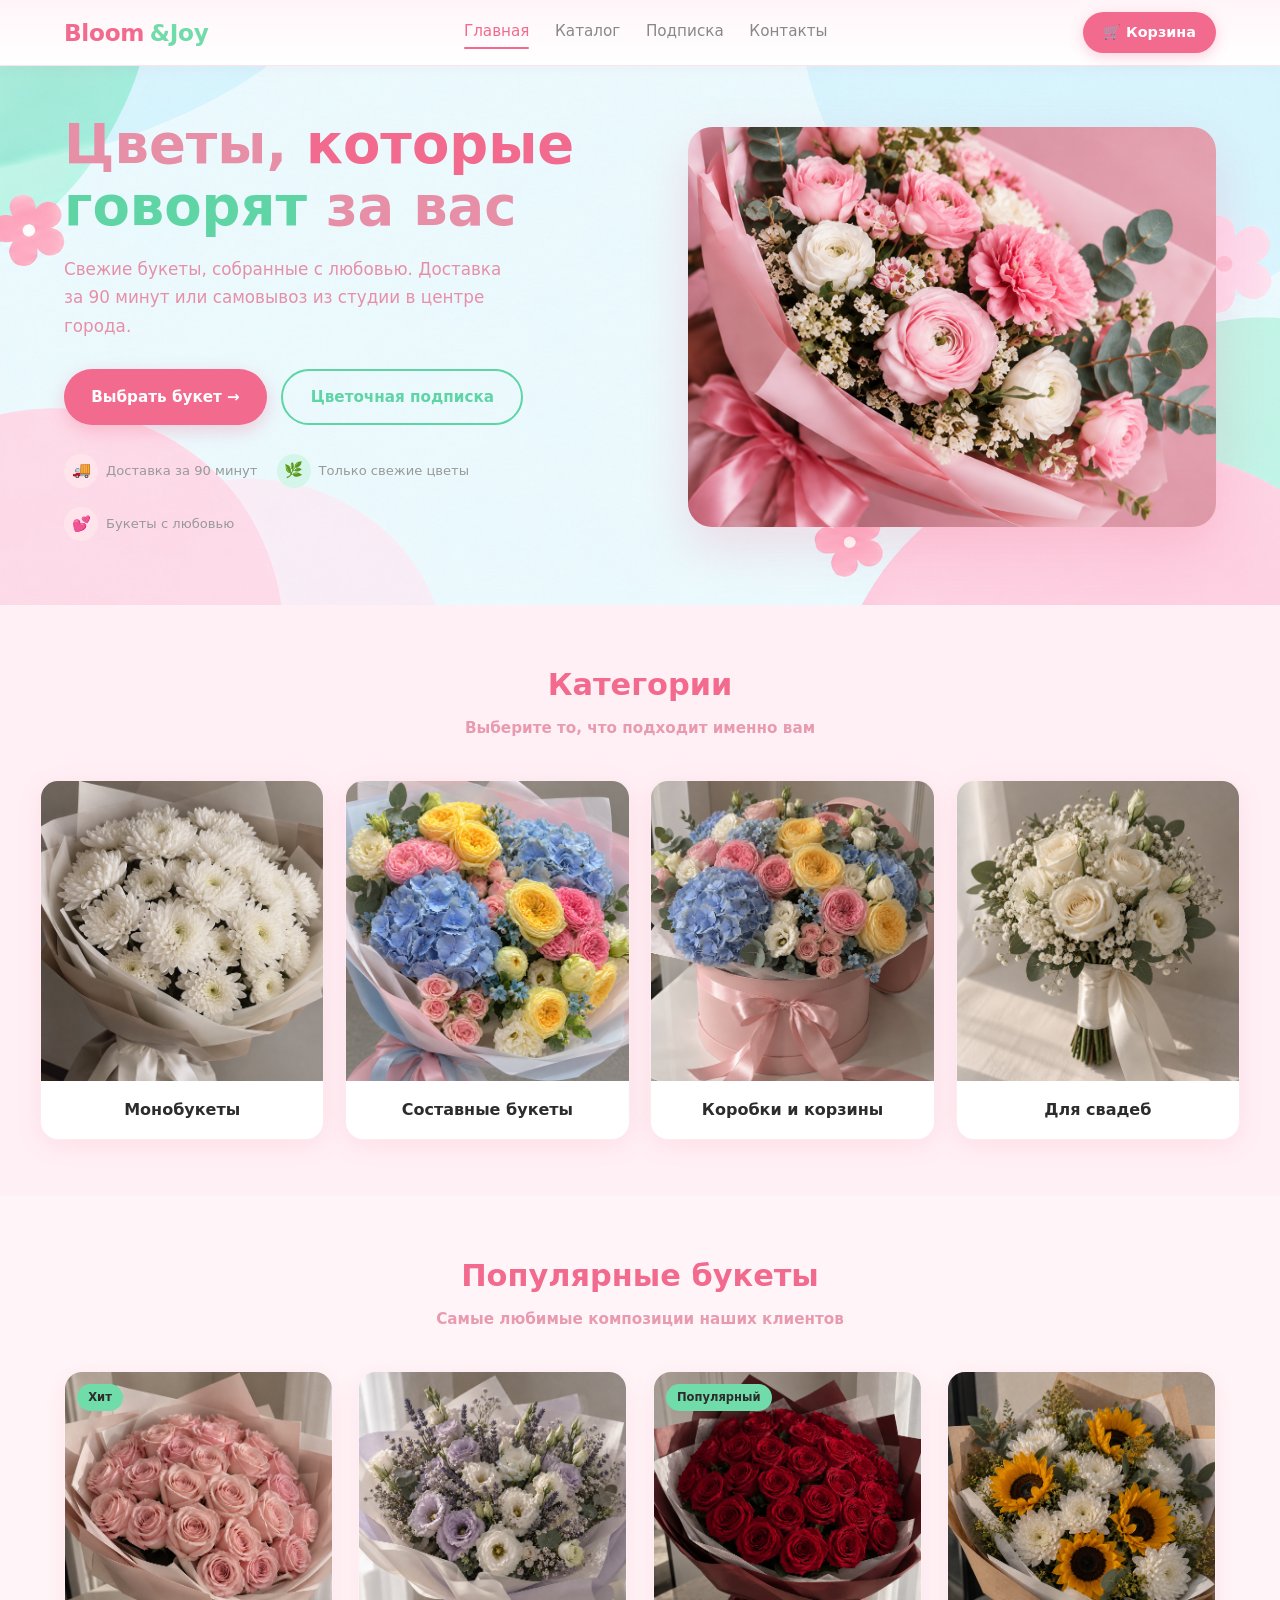
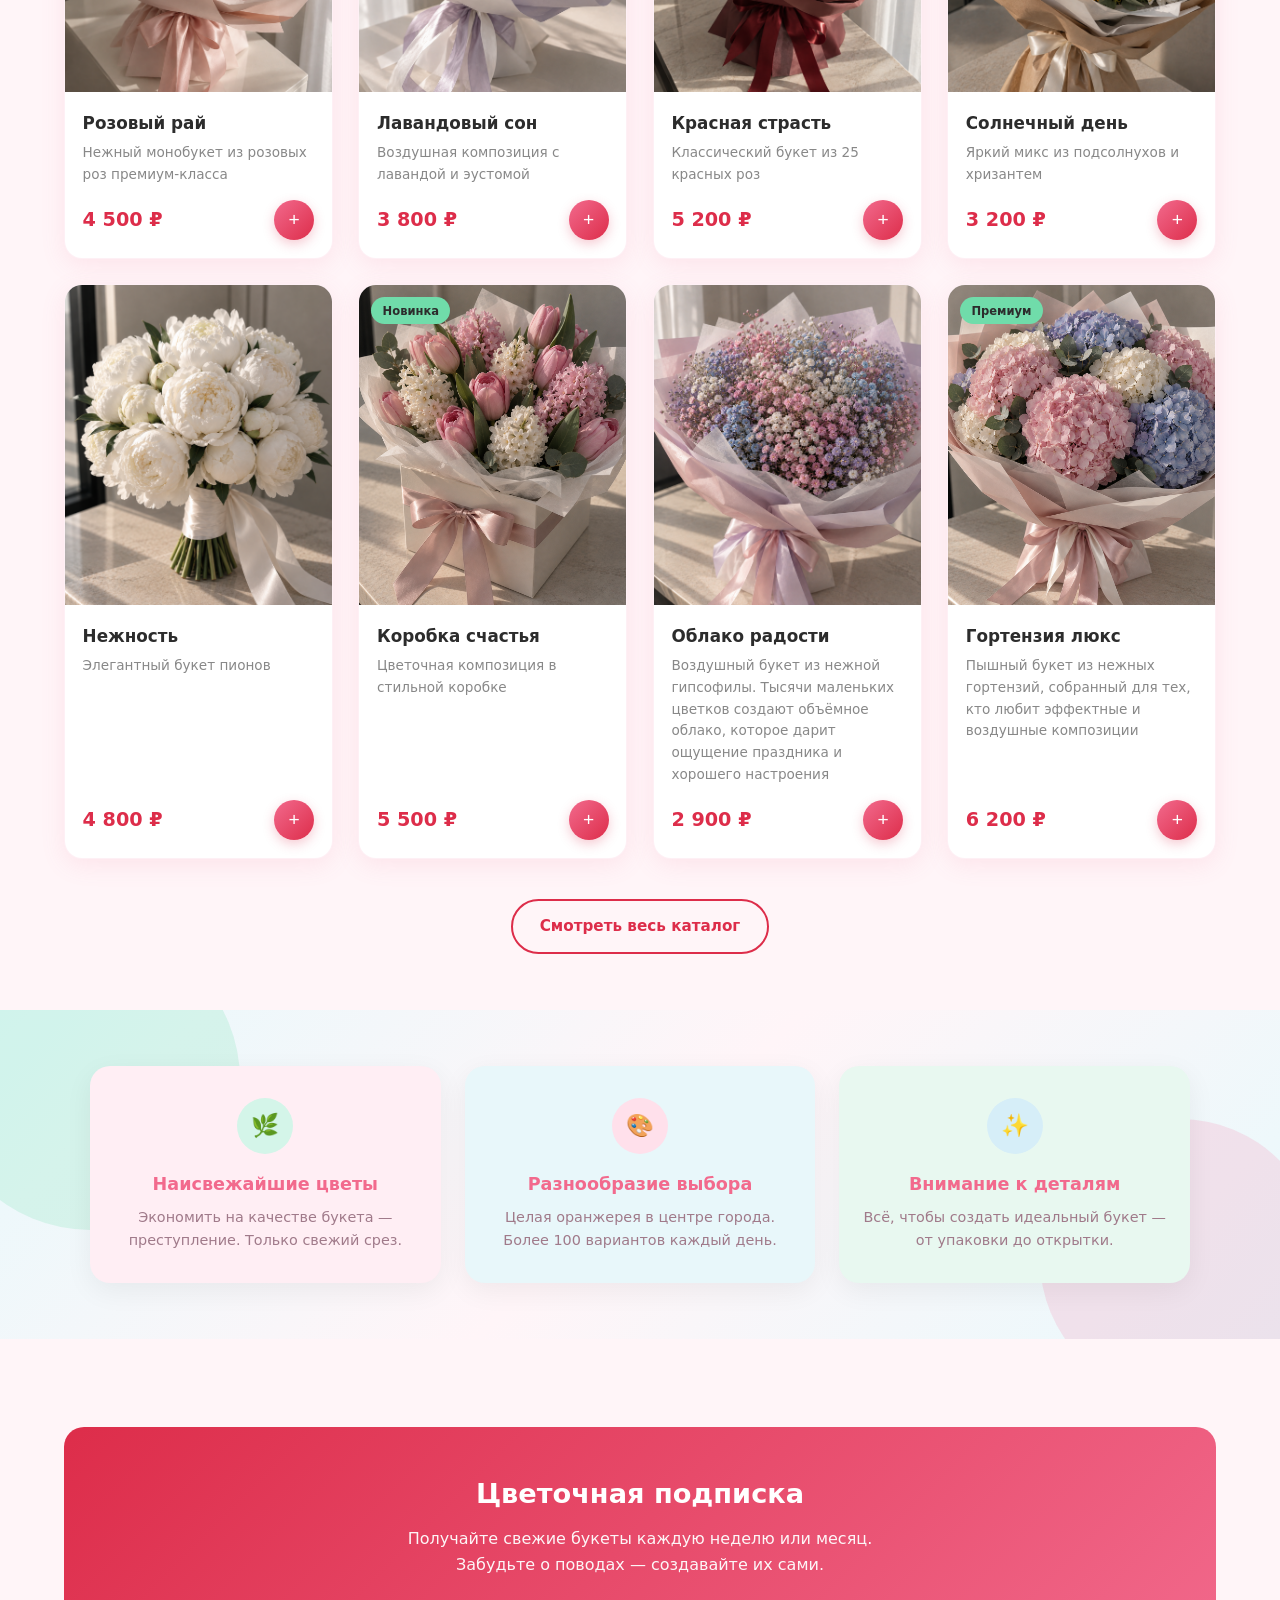
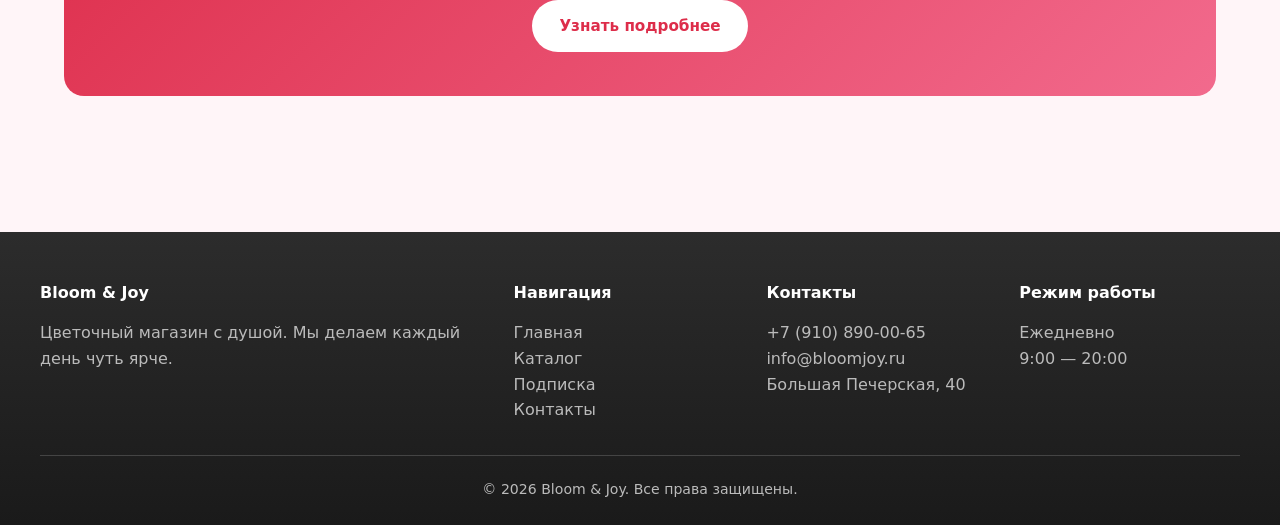
<file: index.html>
<!DOCTYPE html>
<html lang="ru">
<head>
  <meta charset="UTF-8">
  <meta name="viewport" content="width=device-width, initial-scale=1.0">
  <title>Bloom & Joy — Цветочный магазин</title>
  <link rel="stylesheet" href="css/styles.css">
</head>
<body>
  <header class="header">
    <div class="header-inner">
      <a href="index.html" class="logo">Bloom<span>&amp;Joy</span></a>
      <nav class="nav">
        <a href="index.html" class="active">Главная</a>
        <a href="catalog.html">Каталог</a>
        <a href="subscription.html">Подписка</a>
        <a href="contacts.html">Контакты</a>
      </nav>
      <div style="display:flex;align-items:center;gap:1rem">
        <a href="cart.html" class="cart-btn">
          🛒 Корзина
          <span class="cart-count" style="display:none">0</span>
        </a>
        <button class="menu-toggle" aria-label="Меню">☰</button>
      </div>
    </div>
  </header>

  <div class="hero-wrap">
    <section class="hero">
      <div class="hero-content">
        <h1><span class="pink-soft">Цветы,</span> <span class="pink">которые</span><br><span class="mint">говорят</span> <span class="pink-soft">за вас</span></h1>
        <p>Свежие букеты, собранные с любовью. Доставка за 90 минут или самовывоз из студии в центре города.</p>
        <div class="hero-buttons">
          <a href="catalog.html" class="btn btn-primary">Выбрать букет →</a>
          <a href="subscription.html" class="btn btn-secondary">Цветочная подписка</a>
        </div>
        <div class="hero-features">
          <div class="hero-feat">
            <div class="hero-feat-icon pink">🚚</div>
            <span>Доставка за 90 минут</span>
          </div>
          <div class="hero-feat">
            <div class="hero-feat-icon mint">🌿</div>
            <span>Только свежие цветы</span>
          </div>
          <div class="hero-feat">
            <div class="hero-feat-icon rose">💕</div>
            <span>Букеты с любовью</span>
          </div>
        </div>
      </div>
      <div class="hero-image">
        <img src="img/hero.png" alt="Букет цветов">
      </div>
    </section>
  </div>

  <section class="section-pink">
    <div class="section-inner">
    <div class="section-title">
      <h2 class="cat-title">Категории</h2>
      <h3 class="cat-subtitle">Выберите то, что подходит именно вам</h3>
    </div>
    <div class="categories">
      <a href="catalog.html?filter=mono" class="category-card">
        <img src="img/mono.png" alt="Монобукеты">
        <h3>Монобукеты</h3>
      </a>
      <a href="catalog.html?filter=mixed" class="category-card">
        <img src="img/mixed.png" alt="Составные">
        <h3>Составные букеты</h3>
      </a>
      <a href="catalog.html?filter=box" class="category-card">
        <img src="img/box.png" alt="Коробки">
        <h3>Коробки и корзины</h3>
      </a>
      <a href="catalog.html?filter=wedding" class="category-card">
        <img src="img/wedding.png" alt="Свадьба">
        <h3>Для свадеб</h3>
      </a>
    </div>
    </div>
  </section>

  <section class="section">
    <div class="section-title">
      <h2 class="cat-title">Популярные букеты</h2>
      <h3 class="cat-subtitle">Самые любимые композиции наших клиентов</h3>
    </div>
    <div class="products-grid" id="products-grid"></div>
    <div style="text-align:center;margin-top:2.5rem">
      <a href="catalog.html" class="btn btn-outline">Смотреть весь каталог</a>
    </div>
  </section>

  <section class="features-wrap">
    <div class="features">
      <div class="feature feature-pink">
        <div class="feature-icon">🌿</div>
        <h3>Наисвежайшие цветы</h3>
        <p>Экономить на качестве букета — преступление. Только свежий срез.</p>
      </div>
      <div class="feature feature-cyan">
        <div class="feature-icon">🎨</div>
        <h3>Разнообразие выбора</h3>
        <p>Целая оранжерея в центре города. Более 100 вариантов каждый день.</p>
      </div>
      <div class="feature feature-mint">
        <div class="feature-icon">✨</div>
        <h3>Внимание к деталям</h3>
        <p>Всё, чтобы создать идеальный букет — от упаковки до открытки.</p>
      </div>
    </div>
  </section>

  <section class="section">
    <div class="sub-banner">
      <h2>Цветочная подписка</h2>
      <p>Получайте свежие букеты каждую неделю или месяц. Забудьте о поводах — создавайте их сами.</p>
      <a href="subscription.html" class="btn" style="background:white;color:var(--raspberry)">Узнать подробнее</a>
    </div>
  </section>

  <div id="footer-placeholder"></div>

  <script src="js/data.js"></script>
  <script src="js/script.js"></script>
</body>
</html>
</file>
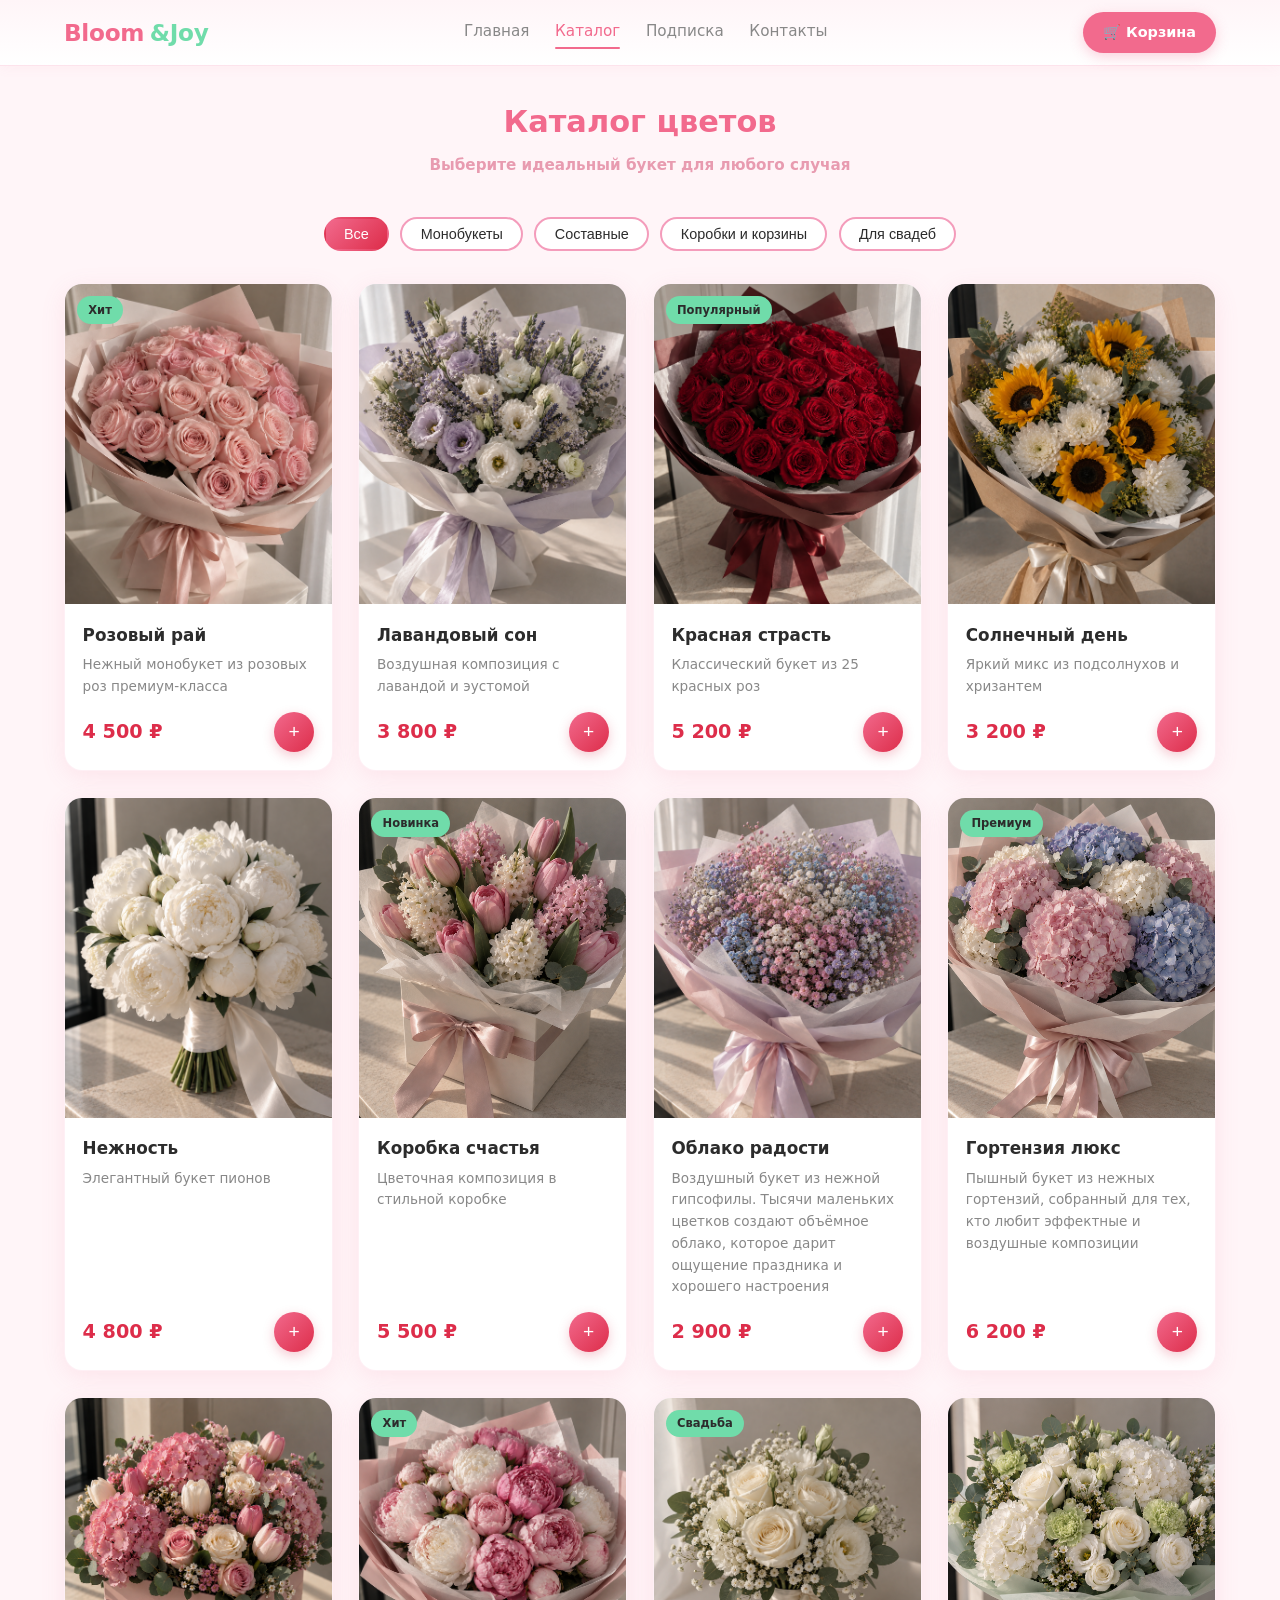
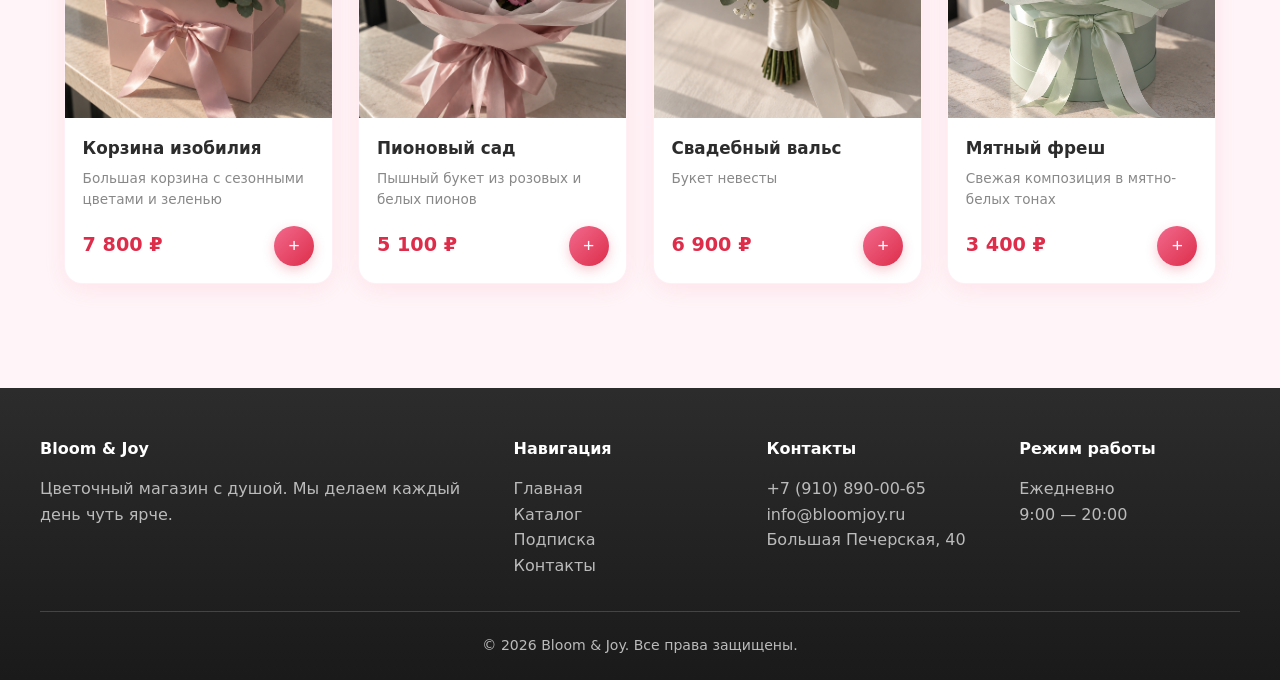
<file: catalog.html>
<!DOCTYPE html>
<html lang="ru">
<head>
  <meta charset="UTF-8">
  <meta name="viewport" content="width=device-width, initial-scale=1.0">
  <title>Каталог — Bloom & Joy</title>
  <link rel="stylesheet" href="css/styles.css">
</head>
<body>
  <header class="header">
    <div class="header-inner">
      <a href="index.html" class="logo">Bloom<span>&amp;Joy</span></a>
      <nav class="nav">
        <a href="index.html">Главная</a>
        <a href="catalog.html" class="active">Каталог</a>
        <a href="subscription.html">Подписка</a>
        <a href="contacts.html">Контакты</a>
      </nav>
      <div style="display:flex;align-items:center;gap:1rem">
        <a href="cart.html" class="cart-btn">
          🛒 Корзина
          <span class="cart-count" style="display:none">0</span>
        </a>
        <button class="menu-toggle" aria-label="Меню">☰</button>
      </div>
    </div>
  </header>

  <section class="section" style="padding-top:2rem">
    <div class="section-title">
      <h2 class="cat-title">Каталог цветов</h2>
      <h3 class="cat-subtitle">Выберите идеальный букет для любого случая</h3>
    </div>

    <div class="filters">
      <button class="filter-btn active" data-filter="all">Все</button>
      <button class="filter-btn" data-filter="mono">Монобукеты</button>
      <button class="filter-btn" data-filter="mixed">Составные</button>
      <button class="filter-btn" data-filter="box">Коробки и корзины</button>
      <button class="filter-btn" data-filter="wedding">Для свадеб</button>
    </div>

    <div class="products-grid" id="products-grid"></div>
  </section>

  <div id="footer-placeholder"></div>
  
  <script src="js/data.js"></script>
  <script src="js/script.js"></script>
</body>
</html>
</file>
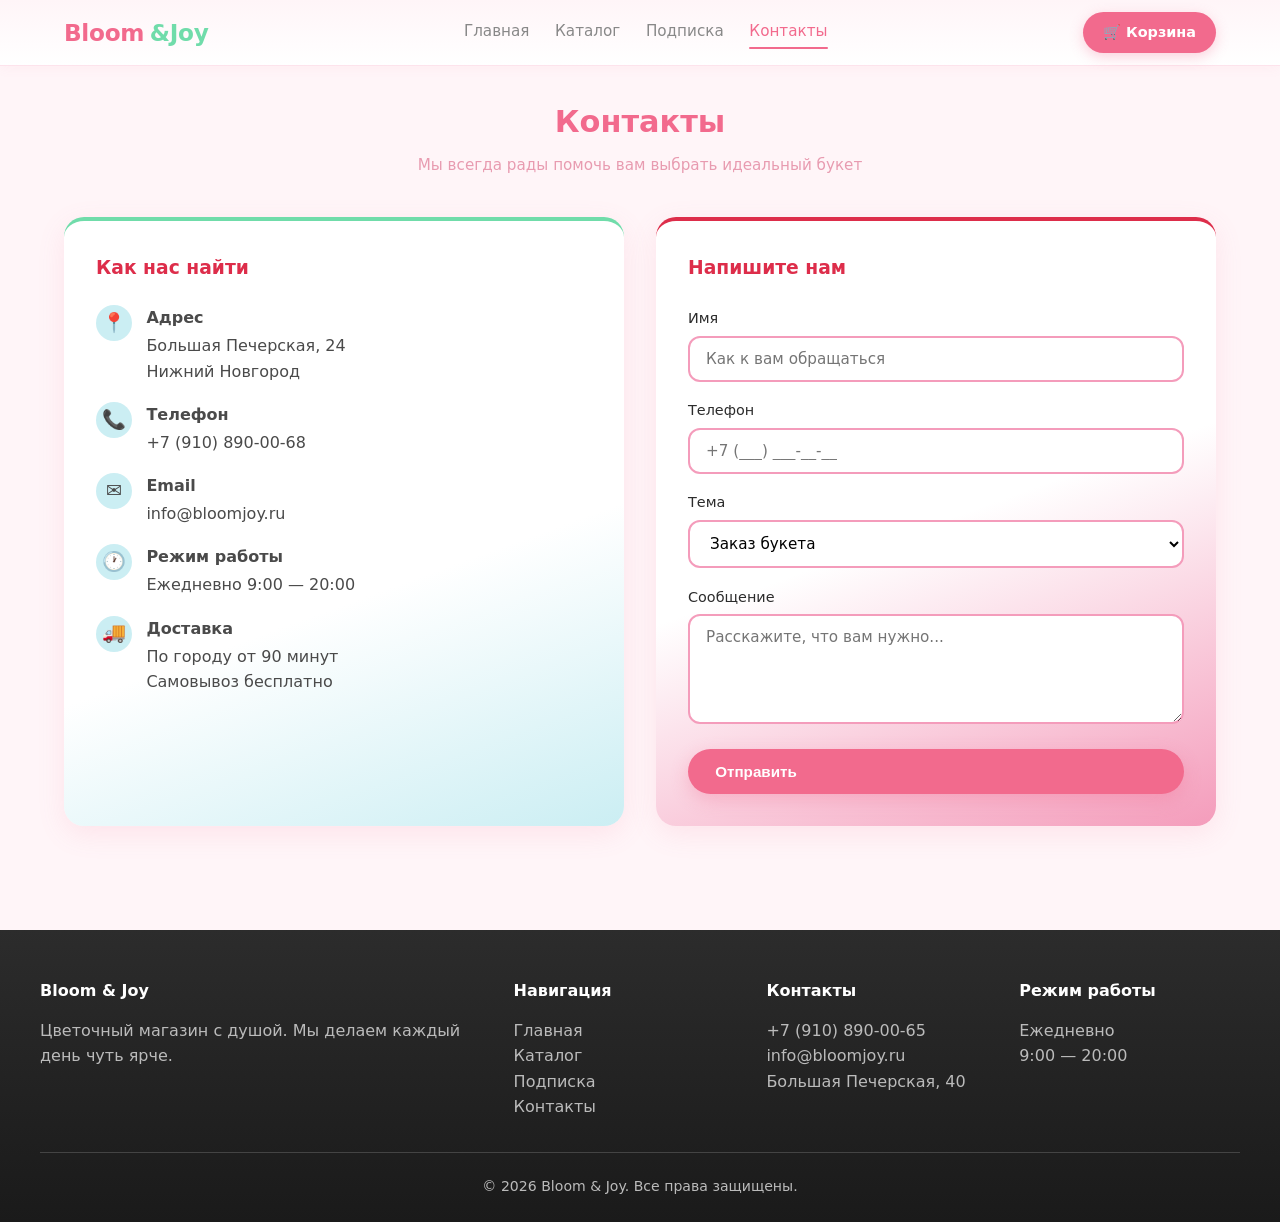
<file: contacts.html>
<!DOCTYPE html>
<html lang="ru">
<head>
  <meta charset="UTF-8">
  <meta name="viewport" content="width=device-width, initial-scale=1.0">
  <title>Контакты — Bloom & Joy</title>
  <link rel="stylesheet" href="css/styles.css">
</head>
<body>
  <header class="header">
    <div class="header-inner">
      <a href="index.html" class="logo">Bloom<span>&amp;Joy</span></a>
      <nav class="nav">
        <a href="index.html">Главная</a>
        <a href="catalog.html">Каталог</a>
        <a href="subscription.html">Подписка</a>
        <a href="contacts.html" class="active">Контакты</a>
      </nav>
      <div style="display:flex;align-items:center;gap:1rem">
        <a href="cart.html" class="cart-btn">
          🛒 Корзина
          <span class="cart-count" style="display:none">0</span>
        </a>
        <button class="menu-toggle" aria-label="Меню">☰</button>
      </div>
    </div>
  </header>

  <section class="section" style="padding-top:2rem">
    <div class="section-title">
      <h2 class="cat-title">Контакты</h2>
      <p class="cat-subtitle">Мы всегда рады помочь вам выбрать идеальный букет</p>
    </div>

    <div class="contacts-grid">
      <div class="contact-info" style="background: linear-gradient(160deg, #fff 60%, var(--light-cyan)); border-top: 4px solid var(--celadon);">
        <h3>Как нас найти</h3>
        <div class="contact-item">
          <span>📍</span>
          <div>
            <strong>Адрес</strong>
            Большая Печерская, 24<br>
            Нижний Новгород
          </div>
        </div>
        <div class="contact-item">
          <span>📞</span>
          <div>
            <strong>Телефон</strong>
            <a href="tel:+79108900068">+7 (910) 890-00-68</a>
          </div>
        </div>
        <div class="contact-item">
          <span>✉️</span>
          <div>
            <strong>Email</strong>
            <a href="mailto:info@bloomjoy.ru">info@bloomjoy.ru</a>
          </div>
        </div>
        <div class="contact-item">
          <span>🕐</span>
          <div>
            <strong>Режим работы</strong>
            Ежедневно 9:00 — 20:00
          </div>
        </div>
        <div class="contact-item">
          <span>🚚</span>
          <div>
            <strong>Доставка</strong>
            По городу от 90 минут<br>
            Самовывоз бесплатно
          </div>
        </div>
      </div>

      <div class="contact-form" style="background: linear-gradient(160deg, #fff 50%, var(--pink-mist)); border-top: 4px solid var(--raspberry);">
        <h3 style="margin-bottom:1.5rem;color:var(--raspberry)">Напишите нам</h3>
        <form id="contact-form">
          <div class="form-group">
            <label for="name">Имя</label>
            <input type="text" id="name" name="name" required placeholder="Как к вам обращаться">
          </div>
          <div class="form-group">
            <label for="phone">Телефон</label>
            <input type="tel" id="phone" name="phone" required placeholder="+7 (___) ___-__-__">
          </div>
          <div class="form-group">
            <label for="subject">Тема</label>
            <select id="subject" name="subject">
              <option value="order">Заказ букета</option>
              <option value="subscription">Подписка</option>
              <option value="wedding">Свадебная флористика</option>
              <option value="other">Другое</option>
            </select>
          </div>
          <div class="form-group">
            <label for="message">Сообщение</label>
            <textarea id="message" name="message" placeholder="Расскажите, что вам нужно..."></textarea>
          </div>
          <button type="submit" class="btn btn-primary" style="width:100%">Отправить</button>
        </form>
      </div>
    </div>
  </section>

  <div id="footer-placeholder"></div>

  <script src="js/data.js"></script>
  <script src="js/script.js"></script>
</body>
</html>
</file>
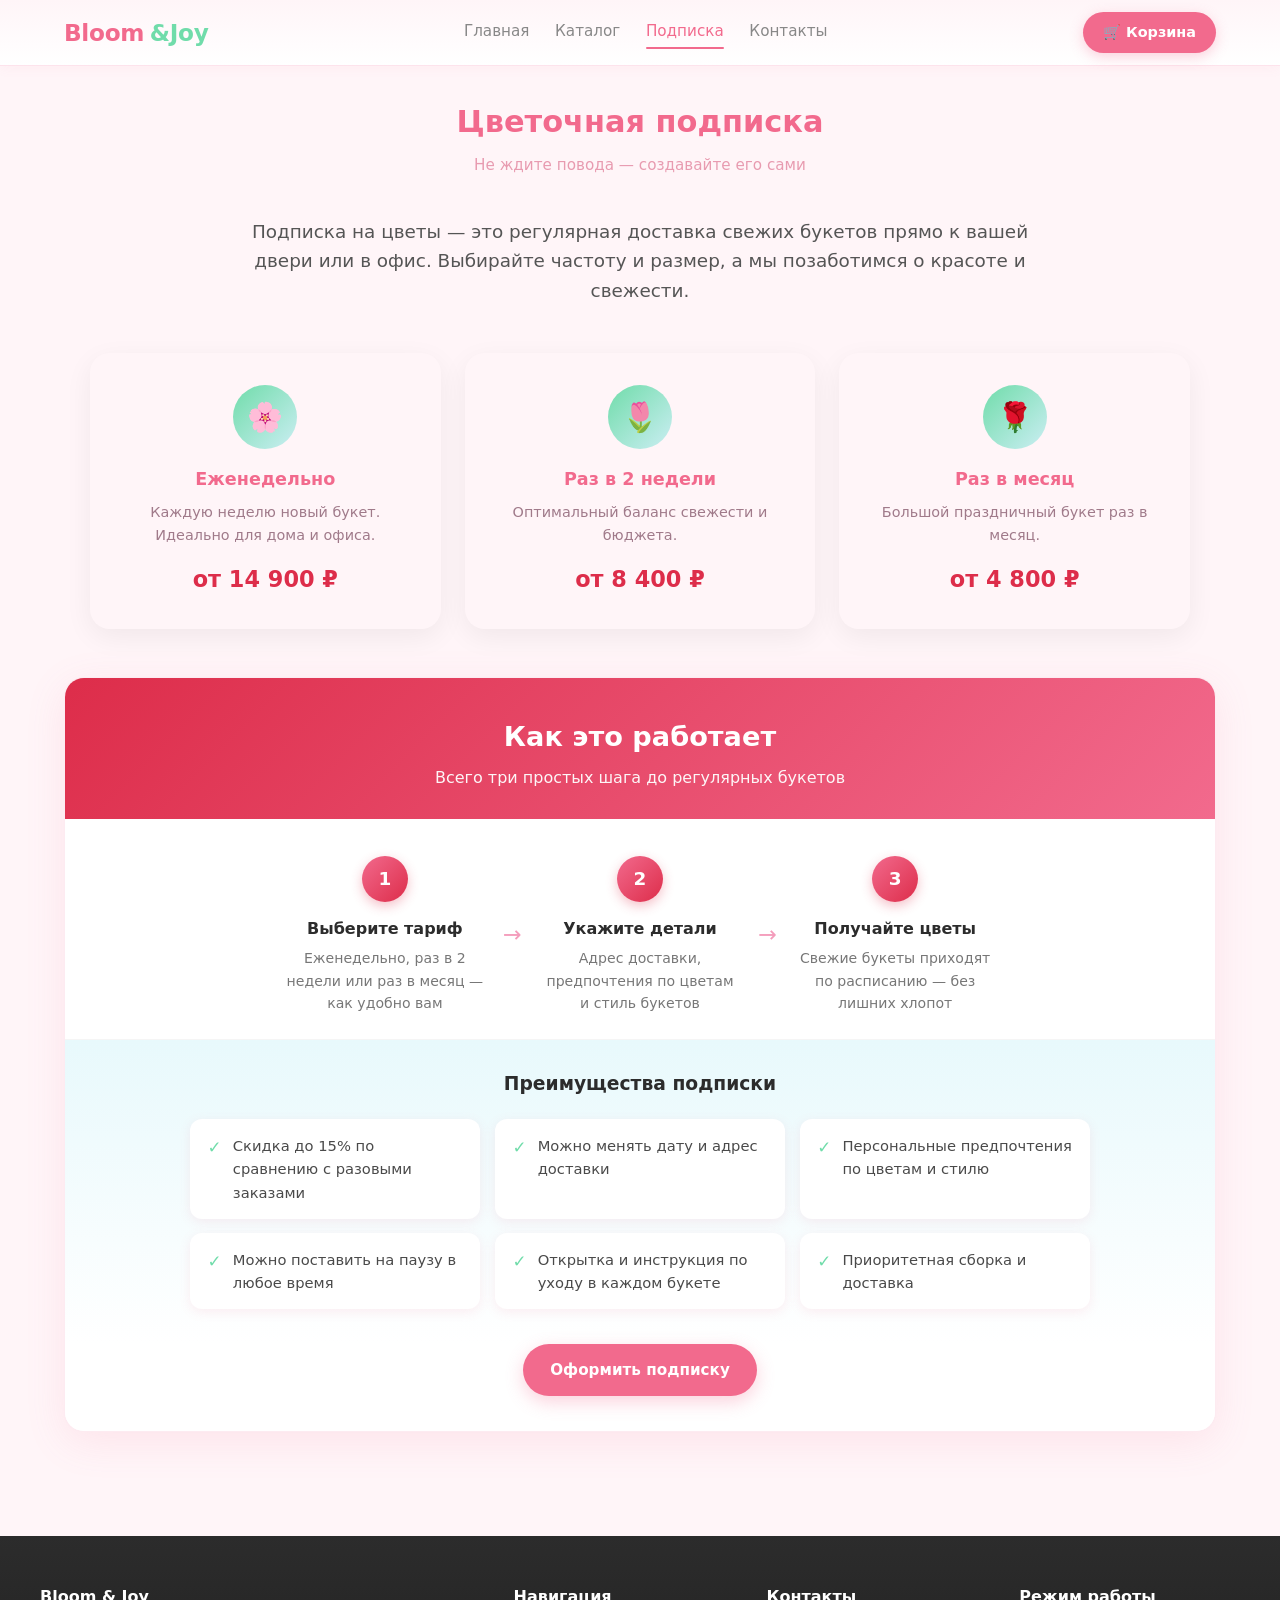
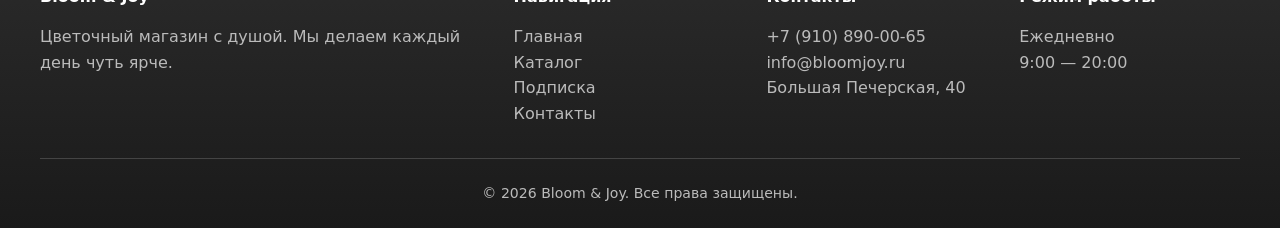
<file: subscription.html>
<!DOCTYPE html>
<html lang="ru">
<head>
  <meta charset="UTF-8">
  <meta name="viewport" content="width=device-width, initial-scale=1.0">
  <title>Цветочная подписка — Bloom & Joy</title>
  <link rel="stylesheet" href="css/styles.css">
</head>
<body>
  <header class="header">
    <div class="header-inner">
      <a href="index.html" class="logo">Bloom<span>&amp;Joy</span></a>
      <nav class="nav">
        <a href="index.html">Главная</a>
        <a href="catalog.html">Каталог</a>
        <a href="subscription.html" class="active">Подписка</a>
        <a href="contacts.html">Контакты</a>
      </nav>
      <div style="display:flex;align-items:center;gap:1rem">
        <a href="cart.html" class="cart-btn">
          🛒 Корзина
          <span class="cart-count" style="display:none">0</span>
        </a>
        <button class="menu-toggle" aria-label="Меню">☰</button>
      </div>
    </div>
  </header>

  <section class="section" style="padding-top:2rem">
    <div class="section-title">
      <h2 class="cat-title">Цветочная подписка</h2>
      <p class="cat-subtitle">Не ждите повода — создавайте его сами</p>
    </div>

    <div style="max-width:800px;margin:0 auto 3rem;text-align:center">
      <p style="font-size:1.15rem;color:#555;margin-bottom:2rem">
        Подписка на цветы — это регулярная доставка свежих букетов прямо к вашей двери или в офис. 
        Выбирайте частоту и размер, а мы позаботимся о красоте и свежести.
      </p>
    </div>

    <div class="features" style="margin-bottom:3rem">
      <div class="feature">
        <div class="plan-icon">🌸</div>
        <h3>Еженедельно</h3>
        <p>Каждую неделю новый букет. Идеально для дома и офиса.</p>
        <p style="margin-top:1rem;font-size:1.4rem;font-weight:700;color:var(--raspberry)">от 14 900 ₽</p>
      </div>
      <div class="feature">
        <div class="plan-icon">🌷</div>
        <h3>Раз в 2 недели</h3>
        <p>Оптимальный баланс свежести и бюджета.</p>
        <p style="margin-top:1rem;font-size:1.4rem;font-weight:700;color:var(--raspberry)">от 8 400 ₽</p>
      </div>
      <div class="feature">
        <div class="plan-icon">🌹</div>
        <h3>Раз в месяц</h3>
        <p>Большой праздничный букет раз в месяц.</p>
        <p style="margin-top:1rem;font-size:1.4rem;font-weight:700;color:var(--raspberry)">от 4 800 ₽</p>
      </div>
    </div>

    <!-- Unified How it works + Advantages -->
    <div class="how-block">
      <div class="how-header">
        <h2>Как это работает</h2>
        <p>Всего три простых шага до регулярных букетов</p>
      </div>

      <div class="steps">
        <div class="step">
          <div class="step-num">1</div>
          <h4>Выберите тариф</h4>
          <p>Еженедельно, раз в 2 недели или раз в месяц — как удобно вам</p>
        </div>
        <div class="step-arrow">→</div>
        <div class="step">
          <div class="step-num">2</div>
          <h4>Укажите детали</h4>
          <p>Адрес доставки, предпочтения по цветам и стиль букетов</p>
        </div>
        <div class="step-arrow">→</div>
        <div class="step">
          <div class="step-num">3</div>
          <h4>Получайте цветы</h4>
          <p>Свежие букеты приходят по расписанию — без лишних хлопот</p>
        </div>
      </div>

      <div class="advantages">
        <h3>Преимущества подписки</h3>
        <ul class="advantages-list">
          <li><span>✓</span> Скидка до 15% по сравнению с разовыми заказами</li>
          <li><span>✓</span> Можно менять дату и адрес доставки</li>
          <li><span>✓</span> Персональные предпочтения по цветам и стилю</li>
          <li><span>✓</span> Можно поставить на паузу в любое время</li>
          <li><span>✓</span> Открытка и инструкция по уходу в каждом букете</li>
          <li><span>✓</span> Приоритетная сборка и доставка</li>
        </ul>
      </div>

      <div class="how-cta">
        <a href="contacts.html" class="btn btn-primary">Оформить подписку</a>
      </div>
    </div>
  </section>

  <div id="footer-placeholder"></div>

  <script src="js/data.js"></script>
  <script src="js/script.js"></script>
</body>
</html>
</file>
<file: css/styles.css>
:root {
  --celadon: #70DCAA;
  --raspberry: #dd2d4a;
  --bubblegum-pink: #f26a8d;
  --pink-mist: #f49cbb;
  --light-cyan: #cbeef3;
  --dark: #2c2c2c;
  --text: #4a4a4a;
  --white: #ffffff;
  --shadow: rgba(242, 106, 141, 0.12);
  --radius: 20px;
  --transition: all 0.3s ease;
}

* {
  margin: 0;
  padding: 0;
  box-sizing: border-box;
}

body {
  font-family: 'Segoe UI', system-ui, -apple-system, sans-serif;
  color: var(--text);
  background: #fff5f8;
  min-height: 100vh;
  line-height: 1.6;
  overflow-x: hidden;
}

a {
  text-decoration: none;
  color: inherit;
  transition: var(--transition);
}

img {
  max-width: 100%;
  display: block;
}

/* ========== HEADER ========== */
.header {
  background: linear-gradient(180deg, #fff5f8 0%, #fff 100%);
  position: sticky;
  top: 0;
  z-index: 100;
  border-bottom: 1px solid rgba(244, 156, 187, 0.2);
  box-shadow: 0 2px 12px rgba(242, 106, 141, 0.06);
}

.header-inner {
  max-width: 1200px;
  margin: 0 auto;
  padding: 0.75rem 1.5rem;
  display: flex;
  align-items: center;
  justify-content: space-between;
  gap: 1rem;
  position: relative;
}

.logo {
  font-size: 1.45rem;
  font-weight: 800;
  color: #f26a8d;
  letter-spacing: -0.3px;
  display: flex;
  align-items: center;
  gap: 0.35rem;
}

.logo-icon {
  width: 28px;
  height: 28px;
  display: inline-flex;
  align-items: center;
  justify-content: center;
  flex-shrink: 0;
}

.logo-icon svg {
  width: 26px;
  height: 26px;
}

.logo span {
  color: #70DCAA;
}

.nav {
  display: flex;
  gap: 1.6rem;
  align-items: center;
}

.nav a {
  font-weight: 500;
  color: #888;
  position: relative;
  font-size: 0.95rem;
  padding-bottom: 2px;
}

.nav a:hover,
.nav a.active {
  color: #f26a8d;
}

.nav a.active::after {
  content: '';
  position: absolute;
  bottom: -4px;
  left: 0;
  width: 100%;
  height: 2.5px;
  background: #f26a8d;
  border-radius: 2px;
}

.cart-btn {
  background: #f26a8d;
  color: white;
  border: none;
  padding: 0.55rem 1.25rem;
  border-radius: 50px;
  font-weight: 600;
  cursor: pointer;
  display: flex;
  align-items: center;
  gap: 0.45rem;
  transition: var(--transition);
  font-size: 0.9rem;
  box-shadow: 0 4px 14px rgba(242, 106, 141, 0.3);
}

.cart-btn:hover {
  background: #dd2d4a;
  transform: translateY(-1px);
  box-shadow: 0 6px 18px rgba(221, 45, 74, 0.35);
}

.cart-count {
  background: white;
  color: #f26a8d;
  font-size: 0.7rem;
  width: 18px;
  height: 18px;
  border-radius: 50%;
  display: flex;
  align-items: center;
  justify-content: center;
  font-weight: 700;
}

.menu-toggle {
  display: none;
  background: none;
  border: none;
  font-size: 1.5rem;
  cursor: pointer;
  color: #f26a8d;
}

/* ========== HERO ========== */
.hero-wrap {
  position: relative;
  background: url('../img/hero-bg.png') center center / cover no-repeat;
  overflow: hidden;
  padding: 3rem 0 4rem;
  min-height: 520px;
}

/* Soft overlay for better text readability */
.hero-wrap::before {
  content: '';
  position: absolute;
  inset: 0;
  background: rgba(255, 255, 255, 0.15);
  pointer-events: none;
}

.hero-wrap::after {
  display: none;
}

.hero {
  max-width: 1200px;
  margin: 0 auto;
  padding: 0 1.5rem;
  display: grid;
  grid-template-columns: 1.05fr 0.95fr;
  gap: 2.5rem;
  align-items: center;
  position: relative;
  z-index: 1;
}

.hero-content h1 {
  font-size: clamp(2.4rem, 5vw, 3.4rem);
  line-height: 1.15;
  color: var(--dark);
  margin-bottom: 1rem;
  font-weight: 800;
}

.hero-content h1 .pink-soft {
  color: #e88fa8;
}

.hero-content h1 .pink {
  color: #f26a8d;
}

.hero-content h1 .mint {
  color: #5fd4a4;
}

.hero-content p {
  font-size: 1.05rem;
  color: #e88fa8;
  margin-bottom: 1.8rem;
  max-width: 440px;
  line-height: 1.7;
}

.hero-buttons {
  display: flex;
  gap: 0.9rem;
  flex-wrap: wrap;
  margin-bottom: 1.8rem;
}

.btn {
  display: inline-flex;
  align-items: center;
  gap: 0.5rem;
  padding: 0.85rem 1.7rem;
  border-radius: 50px;
  font-weight: 600;
  font-size: 0.95rem;
  border: none;
  cursor: pointer;
  transition: var(--transition);
}

.btn-primary {
  background: #f26a8d;
  color: white;
  box-shadow: 0 6px 18px rgba(242, 106, 141, 0.3);
}

.btn-primary:hover {
  background: #dd2d4a;
  transform: translateY(-2px);
  box-shadow: 0 8px 24px rgba(221, 45, 74, 0.35);
}

.btn-secondary {
  background: transparent;
  color: #5fd4a4;
  border: 2px solid #5fd4a4;
}

.btn-secondary:hover {
  background: #5fd4a4;
  color: white;
  border-color: #5fd4a4;
}

.btn-outline {
  background: transparent;
  border: 2px solid var(--raspberry);
  color: var(--raspberry);
}

.btn-outline:hover {
  background: var(--raspberry);
  color: white;
}

/* Mini features under buttons */
.hero-features {
  display: flex;
  gap: 1.2rem;
  flex-wrap: wrap;
}

.hero-feat {
  display: flex;
  align-items: center;
  gap: 0.5rem;
  font-size: 0.85rem;
  color: #666;
}

.hero-feat-icon {
  width: 34px;
  height: 34px;
  border-radius: 50%;
  display: flex;
  align-items: center;
  justify-content: center;
  font-size: 0.95rem;
  flex-shrink: 0;
}

.hero-feat-icon.pink { background: #ffe4ec; }
.hero-feat-icon.mint { background: #d4f5e9; }
.hero-feat-icon.rose { background: #ffe4ec; }

.hero-feat span {
  color: #999;
  font-size: 0.82rem;
}

.hero-image {
  position: relative;
  border-radius: 24px;
  overflow: hidden;
  box-shadow: 0 20px 50px rgba(242, 106, 141, 0.2);
}

.hero-image img {
  width: 100%;
  height: 400px;
  object-fit: cover;
}

.hero-badge {
  position: absolute;
  top: 1.2rem;
  right: 1.2rem;
  background: rgba(255, 255, 255, 0.95);
  padding: 0.6rem 1rem;
  border-radius: 12px;
  font-weight: 600;
  font-size: 0.85rem;
  color: var(--raspberry);
  box-shadow: 0 4px 15px rgba(0,0,0,0.08);
  display: flex;
  align-items: center;
  gap: 0.4rem;
}

.hero-cta-card {
  position: absolute;
  bottom: 1.2rem;
  right: 1.2rem;
  background: var(--celadon);
  color: var(--dark);
  padding: 0.7rem 1rem;
  border-radius: 14px;
  font-weight: 700;
  font-size: 0.9rem;
  display: flex;
  align-items: center;
  gap: 0.6rem;
  box-shadow: 0 6px 18px rgba(112, 220, 170, 0.4);
}

.hero-cta-card span {
  width: 32px;
  height: 32px;
  background: var(--raspberry);
  color: white;
  border-radius: 50%;
  display: flex;
  align-items: center;
  justify-content: center;
  font-size: 0.9rem;
}

/* ========== SECTIONS ========== */
.section {
  max-width: 1200px;
  margin: 0 auto;
  padding: 3.5rem 1.5rem;
}

.section-pink {
  background: #fff0f5;
  border-radius: 0;
  margin: 0;
  padding: 3.5rem 1.5rem;
}

.section-pink .section-inner {
  max-width: 1200px;
  margin: 0 auto;
}

.cat-title {
  color: #f26a8d !important;
  font-size: 1.9rem;
  font-weight: 800;
}

.cat-subtitle {
  color: #e89bb0 !important;
  font-size: 0.95rem;
}

.section-title {
  text-align: center;
  margin-bottom: 2.5rem;
}

.section-title h2 {
  font-size: 1.9rem;
  color: var(--dark);
  margin-bottom: 0.4rem;
  font-weight: 800;
}

.section-title p {
  color: #888;
  max-width: 480px;
  margin: 0 auto;
}

/* ========== CATEGORIES ========== */
.categories {
  display: grid;
  grid-template-columns: repeat(auto-fit, minmax(200px, 1fr));
  gap: 1.3rem;
}

.category-card {
  background: white;
  border-radius: 18px;
  overflow: hidden;
  box-shadow: 0 6px 24px var(--shadow);
  transition: var(--transition);
  text-align: center;
  border: 1px solid rgba(244, 156, 187, 0.2);
}

.category-card:hover {
  transform: translateY(-6px);
  box-shadow: 0 14px 36px rgba(242, 106, 141, 0.18);
}

.category-card img {
  height: 300px;
  width: 100%;
  object-fit: cover;
}

.category-card h3 {
  padding: 1rem 0.8rem;
  font-size: 1rem;
  color: var(--dark);
  font-weight: 600;
}

/* ========== PRODUCTS ========== */
.products-grid {
  display: grid;
  grid-template-columns: repeat(auto-fill, minmax(250px, 1fr));
  gap: 1.6rem;
  justify-content: center;
}

.product-card {
  background: white;
  border-radius: 18px;
  overflow: hidden;
  box-shadow: 0 6px 24px var(--shadow);
  transition: var(--transition);
  display: flex;
  flex-direction: column;
  border: 1px solid rgba(244, 156, 187, 0.15);
}

.product-card:hover {
  transform: translateY(-6px);
  box-shadow: 0 14px 36px rgba(242, 106, 141, 0.18);
}

.product-image {
  position: relative;
  height: 320px;
  overflow: hidden;
}

.product-image img {
  width: 100%;
  height: 100%;
  object-fit: cover;
  transition: transform 0.4s ease;
}

.product-card:hover .product-image img {
  transform: scale(1.05);
}

.product-badge {
  position: absolute;
  top: 12px;
  left: 12px;
  background: var(--celadon);
  color: var(--dark);
  font-size: 0.72rem;
  font-weight: 700;
  padding: 0.28rem 0.7rem;
  border-radius: 20px;
}

.product-info {
  padding: 1.1rem;
  flex: 1;
  display: flex;
  flex-direction: column;
}

.product-info h3 {
  font-size: 1.05rem;
  margin-bottom: 0.35rem;
  color: var(--dark);
}

.product-info .desc {
  font-size: 0.85rem;
  color: #888;
  margin-bottom: 0.9rem;
  flex: 1;
}

.product-footer {
  display: flex;
  align-items: center;
  justify-content: space-between;
  gap: 0.5rem;
}

.price {
  font-size: 1.2rem;
  font-weight: 700;
  color: var(--raspberry);
}

.add-to-cart {
  background: linear-gradient(135deg, var(--bubblegum-pink), var(--raspberry));
  color: white;
  border: none;
  width: 40px;
  height: 40px;
  border-radius: 50%;
  font-size: 1.2rem;
  cursor: pointer;
  transition: var(--transition);
  display: flex;
  align-items: center;
  justify-content: center;
  box-shadow: 0 4px 12px rgba(221, 45, 74, 0.25);
}

.add-to-cart:hover {
  transform: scale(1.1);
}

.qty-actions {
  display: flex;
  align-items: center;
  gap: 0.4rem;
}

.qty-badge {
  min-width: 28px;
  height: 28px;
  border-radius: 50%;
  background: #f26a8d;
  color: white;
  font-size: 0.85rem;
  font-weight: 700;
  display: flex;
  align-items: center;
  justify-content: center;
  padding: 0 4px;
}

.qty-minus {
  width: 28px;
  height: 28px;
  border-radius: 50%;
  border: 2px solid #f26a8d;
  background: white;
  color: #f26a8d;
  font-size: 1rem;
  font-weight: 700;
  cursor: pointer;
  display: flex;
  align-items: center;
  justify-content: center;
  transition: var(--transition);
  line-height: 1;
}

.qty-minus:hover {
  background: #f26a8d;
  color: white;
}

/* ========== FILTERS ========== */
.filters {
  display: flex;
  flex-wrap: wrap;
  gap: 0.7rem;
  margin-bottom: 2rem;
  justify-content: center;
}

.filter-btn {
  padding: 0.45rem 1.15rem;
  border-radius: 50px;
  border: 2px solid var(--pink-mist);
  background: white;
  color: var(--dark);
  font-weight: 500;
  cursor: pointer;
  transition: var(--transition);
  font-size: 0.9rem;
}

.filter-btn:hover,
.filter-btn.active {
  background: linear-gradient(135deg, var(--bubblegum-pink), var(--raspberry));
  border-color: transparent;
  color: white;
}

/* ========== FEATURES ========== */
.features-wrap {
  position: relative;
  background: linear-gradient(135deg, #e8f9fc 0%, #fff5f8 50%, #e8f9fc 100%);
  padding: 3.5rem 1.5rem;
  overflow: hidden;
}

.features-wrap::before {
  content: '';
  position: absolute;
  width: 300px;
  height: 300px;
  border-radius: 50%;
  background: rgba(112, 220, 170, 0.2);
  top: -80px;
  left: -60px;
  pointer-events: none;
}

.features-wrap::after {
  content: '';
  position: absolute;
  width: 280px;
  height: 280px;
  border-radius: 50%;
  background: rgba(244, 156, 187, 0.25);
  bottom: -60px;
  right: -40px;
  pointer-events: none;
}

.features {
  max-width: 1100px;
  margin: 0 auto;
  display: grid;
  grid-template-columns: repeat(auto-fit, minmax(240px, 1fr));
  gap: 1.5rem;
  position: relative;
  z-index: 1;
}

.feature {
  text-align: center;
  padding: 2rem 1.4rem;
  border-radius: 20px;
  box-shadow: 0 8px 28px rgba(0,0,0,0.06);
  border: none;
}

.feature-pink {
  background: #ffeef4;
}

.feature-cyan {
  background: #e8f7fa;
}

.feature-mint {
  background: #e8f8f0;
}

.feature-icon {
  width: 56px;
  height: 56px;
  border-radius: 50%;
  display: flex;
  align-items: center;
  justify-content: center;
  font-size: 1.4rem;
  margin: 0 auto 1rem;
}

.feature-pink .feature-icon {
  background: #d4f5e9;
}

.feature-cyan .feature-icon {
  background: #ffe0eb;
}

.feature-mint .feature-icon {
  background: #d6eef8;
}

.feature h3 {
  margin-bottom: 0.5rem;
  color: #f26a8d;
  font-size: 1.1rem;
  font-weight: 700;
}

.feature p {
  color: #a07a8a;
  font-size: 0.9rem;
  line-height: 1.55;
}

.plan-icon {
  width: 64px;
  height: 64px;
  border-radius: 50%;
  display: flex;
  align-items: center;
  justify-content: center;
  margin: 0 auto 1rem;
  font-size: 1.8rem;
  background: linear-gradient(135deg, var(--celadon), var(--light-cyan));
}

/* ========== SUB BANNER / HOW BLOCK ========== */
.sub-banner {
  background: linear-gradient(135deg, var(--raspberry), var(--bubblegum-pink));
  color: white;
  border-radius: var(--radius);
  padding: 2.8rem 2rem;
  text-align: center;
  margin: 2rem 0;
}

.sub-banner h2 {
  font-size: 1.7rem;
  margin-bottom: 0.7rem;
}

.sub-banner p {
  opacity: 0.95;
  margin-bottom: 1.4rem;
  max-width: 500px;
  margin-left: auto;
  margin-right: auto;
}

.how-block {
  background: white;
  border-radius: var(--radius);
  box-shadow: 0 10px 40px var(--shadow);
  overflow: hidden;
  margin-top: 1rem;
  border: 1px solid rgba(244, 156, 187, 0.2);
}

.how-header {
  background: linear-gradient(135deg, var(--raspberry), var(--bubblegum-pink));
  color: white;
  padding: 2.3rem 2rem 1.8rem;
  text-align: center;
}

.how-header h2 {
  font-size: 1.7rem;
  margin-bottom: 0.4rem;
}

.how-header p {
  opacity: 0.95;
  max-width: 480px;
  margin: 0 auto;
}

.steps {
  display: flex;
  align-items: stretch;
  justify-content: center;
  gap: 0;
  padding: 2.3rem 1.5rem 1.5rem;
  flex-wrap: wrap;
}

.step {
  flex: 1;
  min-width: 170px;
  max-width: 230px;
  text-align: center;
  padding: 0 1rem;
}

.step-num {
  width: 46px;
  height: 46px;
  border-radius: 50%;
  background: linear-gradient(135deg, var(--bubblegum-pink), var(--raspberry));
  color: white;
  font-weight: 700;
  font-size: 1.15rem;
  display: flex;
  align-items: center;
  justify-content: center;
  margin: 0 auto 0.9rem;
  box-shadow: 0 4px 12px rgba(221, 45, 74, 0.3);
}

.step h4 {
  margin-bottom: 0.35rem;
  color: var(--dark);
  font-size: 1rem;
}

.step p {
  font-size: 0.88rem;
  color: #777;
}

.step-arrow {
  display: flex;
  align-items: center;
  color: var(--pink-mist);
  font-size: 1.4rem;
  padding: 0 0.2rem;
  flex-shrink: 0;
}

.advantages {
  background: linear-gradient(180deg, #e8f9fc 0%, #fff 100%);
  padding: 1.8rem 2rem 2.2rem;
  border-top: 1px solid rgba(0,0,0,0.04);
}

.advantages h3 {
  text-align: center;
  margin-bottom: 1.3rem;
  color: var(--dark);
}

.advantages-list {
  display: grid;
  grid-template-columns: repeat(auto-fit, minmax(250px, 1fr));
  gap: 0.9rem;
  max-width: 900px;
  margin: 0 auto;
  list-style: none;
}

.advantages-list li {
  display: flex;
  align-items: flex-start;
  gap: 0.7rem;
  background: white;
  padding: 0.9rem 1.1rem;
  border-radius: 12px;
  box-shadow: 0 3px 12px var(--shadow);
  font-size: 0.92rem;
}

.advantages-list li span {
  color: var(--celadon);
  font-weight: 700;
  font-size: 1.05rem;
  flex-shrink: 0;
}

.how-cta {
  text-align: center;
  padding: 0 2rem 2.2rem;
  background: white;
}

/* ========== CONTACTS ========== */
.contacts-grid {
  display: grid;
  grid-template-columns: 1fr 1fr;
  gap: 2rem;
}

.contact-info {
  background: linear-gradient(160deg, #fff 55%, var(--light-cyan));
  padding: 2rem;
  border-radius: var(--radius);
  box-shadow: 0 8px 28px var(--shadow);
  border-top: 4px solid var(--celadon);
}

.contact-info h3 {
  color: var(--raspberry);
  margin-bottom: 1.4rem;
}

.contact-item {
  display: flex;
  gap: 0.9rem;
  margin-bottom: 1.1rem;
  align-items: flex-start;
}

.contact-item span {
  font-size: 1.2rem;
  width: 36px;
  height: 36px;
  display: flex;
  align-items: center;
  justify-content: center;
  background: var(--light-cyan);
  border-radius: 50%;
  flex-shrink: 0;
}

.contact-item strong {
  display: block;
  margin-bottom: 0.15rem;
}

.contact-form {
  background: linear-gradient(160deg, #fff 50%, #ffe8f0);
  padding: 2rem;
  border-radius: var(--radius);
  box-shadow: 0 8px 28px var(--shadow);
  border-top: 4px solid var(--raspberry);
}

.form-group {
  margin-bottom: 1.1rem;
}

.form-group label {
  display: block;
  margin-bottom: 0.35rem;
  font-weight: 500;
  color: var(--dark);
  font-size: 0.9rem;
}

.form-group input,
.form-group textarea,
.form-group select {
  width: 100%;
  padding: 0.75rem 1rem;
  border: 2px solid var(--pink-mist);
  border-radius: 12px;
  font-size: 0.95rem;
  transition: var(--transition);
  font-family: inherit;
  background: white;
}

.form-group input:focus,
.form-group textarea:focus,
.form-group select:focus {
  outline: none;
  border-color: var(--raspberry);
  box-shadow: 0 0 0 3px rgba(221, 45, 74, 0.1);
}

.form-group textarea {
  resize: vertical;
  min-height: 110px;
}

/* ========== CART ========== */
.cart-page {
  max-width: 900px;
  margin: 0 auto;
  padding: 2rem 1.5rem;
}

.cart-item {
  display: flex;
  gap: 1.4rem;
  background: white;
  padding: 1.2rem;
  border-radius: var(--radius);
  box-shadow: 0 4px 18px var(--shadow);
  margin-bottom: 1rem;
  align-items: center;
  border: 1px solid rgba(244, 156, 187, 0.15);
}

.cart-item img {
  width: 95px;
  height: 95px;
  object-fit: cover;
  border-radius: 14px;
}

.cart-item-info {
  flex: 1;
}

.cart-item-info h3 {
  margin-bottom: 0.25rem;
}

.qty-controls {
  display: flex;
  align-items: center;
  gap: 0.7rem;
  margin-top: 0.45rem;
}

.qty-btn {
  width: 30px;
  height: 30px;
  border-radius: 50%;
  border: 2px solid var(--pink-mist);
  background: white;
  cursor: pointer;
  font-weight: 700;
  transition: var(--transition);
}

.qty-btn:hover {
  border-color: var(--raspberry);
  color: var(--raspberry);
}

.remove-btn {
  background: none;
  border: none;
  color: #bbb;
  cursor: pointer;
  font-size: 1.15rem;
  transition: var(--transition);
}

.remove-btn:hover {
  color: var(--raspberry);
}

.cart-summary {
  background: white;
  padding: 1.5rem;
  border-radius: var(--radius);
  box-shadow: 0 6px 24px var(--shadow);
  margin-top: 1.8rem;
  border: 1px solid rgba(244, 156, 187, 0.15);
}

.cart-summary .row {
  display: flex;
  justify-content: space-between;
  margin-bottom: 0.7rem;
}

.cart-summary .total {
  font-size: 1.25rem;
  font-weight: 700;
  color: var(--raspberry);
  border-top: 2px solid var(--light-cyan);
  padding-top: 0.9rem;
  margin-top: 0.4rem;
}

.empty-cart {
  text-align: center;
  padding: 4rem 1rem;
  color: #888;
}

.empty-cart h2 {
  margin-bottom: 0.8rem;
  color: var(--dark);
}

/* ========== FOOTER ========== */
.footer {
  background: linear-gradient(180deg, #2c2c2c 0%, #1a1a1a 100%);
  color: #bbb;
  margin-top: 3rem;
  padding: 3rem 1.5rem 1.5rem;
}

.footer-inner {
  max-width: 1200px;
  margin: 0 auto;
  display: grid;
  grid-template-columns: 2fr 1fr 1fr 1fr;
  gap: 2rem;
}

.footer h4 {
  color: white;
  margin-bottom: 0.9rem;
}

.footer a:hover {
  color: var(--celadon);
}

.footer-bottom {
  max-width: 1200px;
  margin: 2rem auto 0;
  padding-top: 1.4rem;
  border-top: 1px solid #444;
  text-align: center;
  font-size: 0.88rem;
}

/* ========== TOAST ========== */
.toast {
  position: fixed;
  bottom: 2rem;
  right: 2rem;
  background: var(--dark);
  color: white;
  padding: 0.95rem 1.4rem;
  border-radius: 14px;
  box-shadow: 0 8px 28px rgba(0, 0, 0, 0.22);
  transform: translateY(100px);
  opacity: 0;
  transition: var(--transition);
  z-index: 1000;
}

.toast.show {
  transform: translateY(0);
  opacity: 1;
}

/* ========== RESPONSIVE ========== */
@media (max-width: 900px) {
  .hero {
    grid-template-columns: 1fr;
    text-align: center;
    gap: 2rem;
  }
  .hero-content p {
    margin-left: auto;
    margin-right: auto;
  }
  .hero-buttons {
    justify-content: center;
  }
  .hero-features {
    justify-content: center;
  }
  .contacts-grid {
    grid-template-columns: 1fr;
  }
  .footer-inner {
    grid-template-columns: 1fr 1fr;
  }
  .hero-wrap {
    min-height: auto;
    padding: 2.5rem 0 3rem;
  }
}

@media (max-width: 700px) {
  /* Header */
  .header-inner {
    padding: 0.7rem 1rem;
  }
  .logo {
    font-size: 1.25rem;
  }
  .nav {
    display: none;
    position: absolute;
    top: 100%;
    left: 0;
    right: 0;
    background: #fff;
    flex-direction: column;
    padding: 1rem 1.2rem 1.4rem;
    box-shadow: 0 12px 30px rgba(242, 106, 141, 0.12);
    gap: 0;
    border-bottom: 1px solid rgba(244, 156, 187, 0.25);
  }
  .nav.open {
    display: flex;
  }
  .nav a {
    padding: 0.75rem 0;
    border-bottom: 1px solid rgba(244, 156, 187, 0.15);
    font-size: 1rem;
  }
  .nav a:last-child {
    border-bottom: none;
  }
  .nav a.active::after {
    display: none;
  }
  .nav a.active {
    color: #f26a8d;
    font-weight: 700;
  }
  .menu-toggle {
    display: block;
    font-size: 1.4rem;
    padding: 0.2rem;
  }
  .cart-btn {
    padding: 0.45rem 0.9rem;
    font-size: 0.82rem;
  }

  /* Hero */
  .hero-wrap {
    padding: 1.8rem 0 2.2rem;
    min-height: auto;
  }
  .hero {
    padding: 0 1rem;
    gap: 1.5rem;
  }
  .hero-content h1 {
    font-size: 1.85rem;
    line-height: 1.2;
  }
  .hero-content p {
    font-size: 0.95rem;
    margin-bottom: 1.3rem;
  }
  .hero-buttons {
    flex-direction: column;
    align-items: center;
    gap: 0.7rem;
  }
  .hero-buttons .btn {
    width: 100%;
    max-width: 280px;
    justify-content: center;
  }
  .hero-features {
    flex-direction: column;
    align-items: center;
    gap: 0.7rem;
  }
  .hero-image img {
    height: 240px;
  }
  .hero-image {
    border-radius: 16px;
  }

  /* Sections */
  .section {
    padding: 2.2rem 1rem;
  }
  .section-pink {
    padding: 2.2rem 1rem;
  }
  .section-title {
    margin-bottom: 1.6rem;
  }
  .cat-title {
    font-size: 1.5rem !important;
  }
  .cat-subtitle {
    font-size: 0.88rem !important;
  }

  /* Categories */
  .categories {
    grid-template-columns: 1fr 1fr;
    gap: 0.9rem;
  }
  .category-card img {
    height: 120px;
  }
  .category-card h3 {
    padding: 0.7rem 0.5rem;
    font-size: 0.88rem;
  }

  /* Products */
  .products-grid {
    grid-template-columns: 1fr 1fr;
    gap: 0.9rem;
  }
  .product-image {
    height: 150px;
  }
  .product-info {
    padding: 0.8rem;
  }
  .product-info h3 {
    font-size: 0.9rem;
  }
  .product-info .desc {
    font-size: 0.75rem;
    display: -webkit-box;
    -webkit-line-clamp: 2;
    -webkit-box-orient: vertical;
    overflow: hidden;
  }
  .price {
    font-size: 1rem;
  }
  .add-to-cart {
    width: 34px;
    height: 34px;
    font-size: 1.05rem;
  }
  .qty-badge {
    min-width: 24px;
    height: 24px;
    font-size: 0.75rem;
  }
  .qty-minus {
    width: 24px;
    height: 24px;
    font-size: 0.9rem;
  }
  .product-badge {
    font-size: 0.65rem;
    padding: 0.2rem 0.5rem;
  }

  /* Filters */
  .filters {
    gap: 0.5rem;
    margin-bottom: 1.4rem;
  }
  .filter-btn {
    padding: 0.4rem 0.85rem;
    font-size: 0.8rem;
  }

  /* Features */
  .features-wrap {
    padding: 2.2rem 1rem;
  }
  .features {
    grid-template-columns: 1fr;
    gap: 1rem;
  }
  .feature {
    padding: 1.5rem 1.2rem;
  }

  /* Subscription / How block */
  .steps {
    flex-direction: column;
    gap: 1.2rem;
  }
  .step-arrow {
    display: none;
  }
  .step {
    max-width: 100%;
  }
  .advantages-list {
    grid-template-columns: 1fr;
  }
  .how-header {
    padding: 1.8rem 1.2rem 1.4rem;
  }
  .how-header h2 {
    font-size: 1.4rem;
  }
  .advantages {
    padding: 1.4rem 1rem 1.8rem;
  }
  .how-cta {
    padding: 0 1rem 1.8rem;
  }

  /* Contacts */
  .contact-info,
  .contact-form {
    padding: 1.4rem;
  }

  /* Cart */
  .cart-page {
    padding: 1.4rem 1rem;
  }
  .cart-item {
    flex-direction: column;
    text-align: center;
    gap: 0.8rem;
  }
  .cart-item img {
    width: 120px;
    height: 120px;
    margin: 0 auto;
  }
  .qty-controls {
    justify-content: center;
  }

  /* Footer */
  .footer {
    padding: 2.2rem 1rem 1.2rem;
    margin-top: 2rem;
  }
  .footer-inner {
    grid-template-columns: 1fr;
    gap: 1.4rem;
    text-align: center;
  }
  .footer-bottom {
    margin-top: 1.4rem;
    padding-top: 1rem;
  }

  /* Toast */
  .toast {
    left: 1rem;
    right: 1rem;
    bottom: 1.2rem;
    text-align: center;
  }
}

@media (max-width: 400px) {
  .categories {
    grid-template-columns: 1fr;
  }
  .products-grid {
    grid-template-columns: 1fr;
  }
  .product-image {
    height: 200px;
  }
  .hero-content h1 {
    font-size: 1.6rem;
  }
}
</file>
